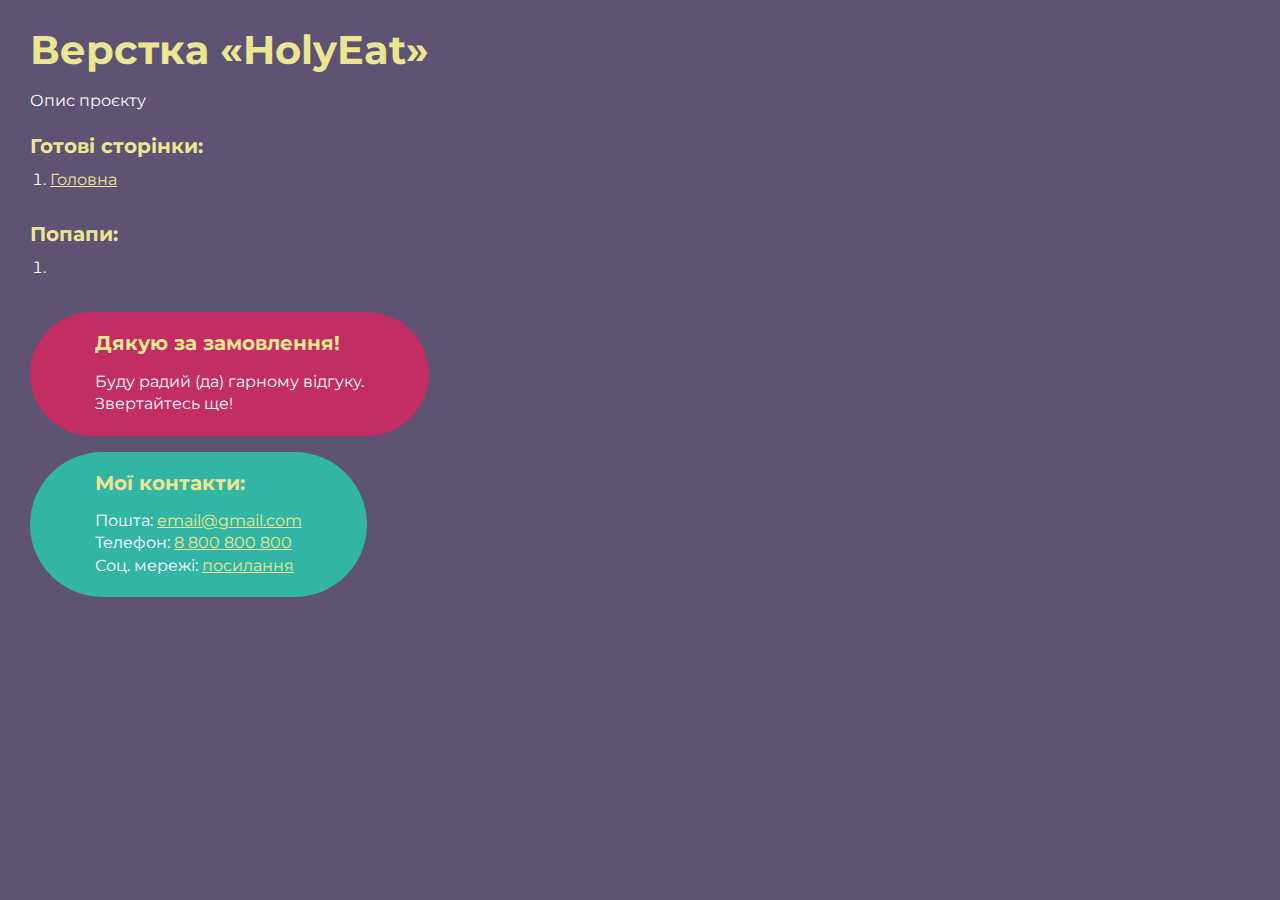
<file: index.html>
<!DOCTYPE html>
<html>

<head>
	<meta charset="UTF-8">
	<meta name="viewport" content="width=device-width, initial-scale=1.0">
	<title>Верстка «HolyEat»</title>
</head>

<body>
	<div class="rootpage">
		<h1>Верстка «HolyEat»</h1>
		<div class="rootpage__info">
			Опис проєкту
		</div>
		<h2>Готові сторінки:</h2>
		<ol class="rootpage__list">
			<li><a target="_blank" href="home.html">Головна</a></li>
		</ol>
		<h2>Попапи:</h2>
		<ol class="rootpage__list">
			<li><a target="_blank" href="home.html#"></a></li>
		</ol>
		<div class="rootpage__tnx">
			<h2>Дякую за замовлення!</h2>
			<p>Буду радий (да) гарному відгуку.</p>
			<p>Звертайтесь ще!</p>
		</div>
		<div class="rootpage__contacts">
			<h2>Мої контакти:</h2>
			<p>Пошта: <a href="mailto:email@gmail.com">email@gmail.com</a></p>
			<p>Телефон: <a href="tel:8800800800">8 800 800 800</a></p>
			<p>Соц. мережі: <a href="">посилання</a></p>
		</div>
	</div>
</body>
<style>
	@charset "UTF-8";
	@import url("https://fonts.googleapis.com/css?family=Montserrat:regular,700&display=swap");

	*,
	*::before,
	*::after {
		padding: 0px;
		margin: 0px;
		border: 0px;
		box-sizing: border-box;
	}

	html,
	body {
		height: 100%;
		margin: 0;
		padding: 0;
		min-width: 320px;
		width: 100%;
		color: #fff;
		background-color: #5e5373;
	}

	body {
		font-family: Montserrat;
		font-size: 100%;
		line-height: 1;
		font-size: 1rem;
	}

	a {
		text-decoration: underline;
		color: #ebe691
	}

	a:visited {
		text-decoration: underline;
		color: #aaa768;
	}

	a:hover {
		text-decoration: none;
	}

	ul li {
		list-style: none;
	}

	img {
		vertical-align: top;
	}

	.wrapper {
		width: 100%;
		min-height: 100%;
		overflow: hidden;
	}

	.rootpage {
		padding: 30px;
		display: flex;
		flex-direction: column;
		align-items: flex-start;
	}

	@media (max-width: 767px) {
		.rootpage {
			padding: 30px 15px;
		}
	}

	h1 {
		color: #ebe691;
		font-size: 2.5rem;
		margin: 0px 0px 1.25rem 0px;
	}

	@media (max-width: 767px) {
		h1 {
			font-size: 1.85rem;
			margin: 0px 0px 1.25rem 0px;
		}
	}

	h2 {
		color: #ebe691;
		font-size: 1.25rem;
		margin: 0px 0px 1rem 0px;
	}

	@media (max-width: 767px) {
		h2 {
			font-size: 1.125rem;
			margin: 0px 0px 1rem 0px;
		}
	}

	.rootpage__info {
		line-height: 140%;
		margin: 0px 0px 1.5rem 0px;
	}

	.rootpage__list {
		margin: 0px 0px 2.25rem 1.25rem;
	}

	.rootpage__list li:not(:last-child) {
		margin: 0px 0px 15px 0px;
	}

	.rootpage__contacts,
	.rootpage__tnx {
		border-radius: 200px;
		padding: 20px 65px;
		line-height: 140%;
	}

	@media (max-width: 767px) {

		.rootpage__contacts,
		.rootpage__tnx {
			border-radius: 40px;
			padding: 20px;
		}
	}

	.rootpage__contacts {
		background: #32b5a4;

	}

	.rootpage__contacts a {
		color: #ebe691;
	}

	.rootpage__tnx {
		background: #c22d63;
		margin: 0px 0px 1rem 0px;
	}
</style>

</html>
</file>
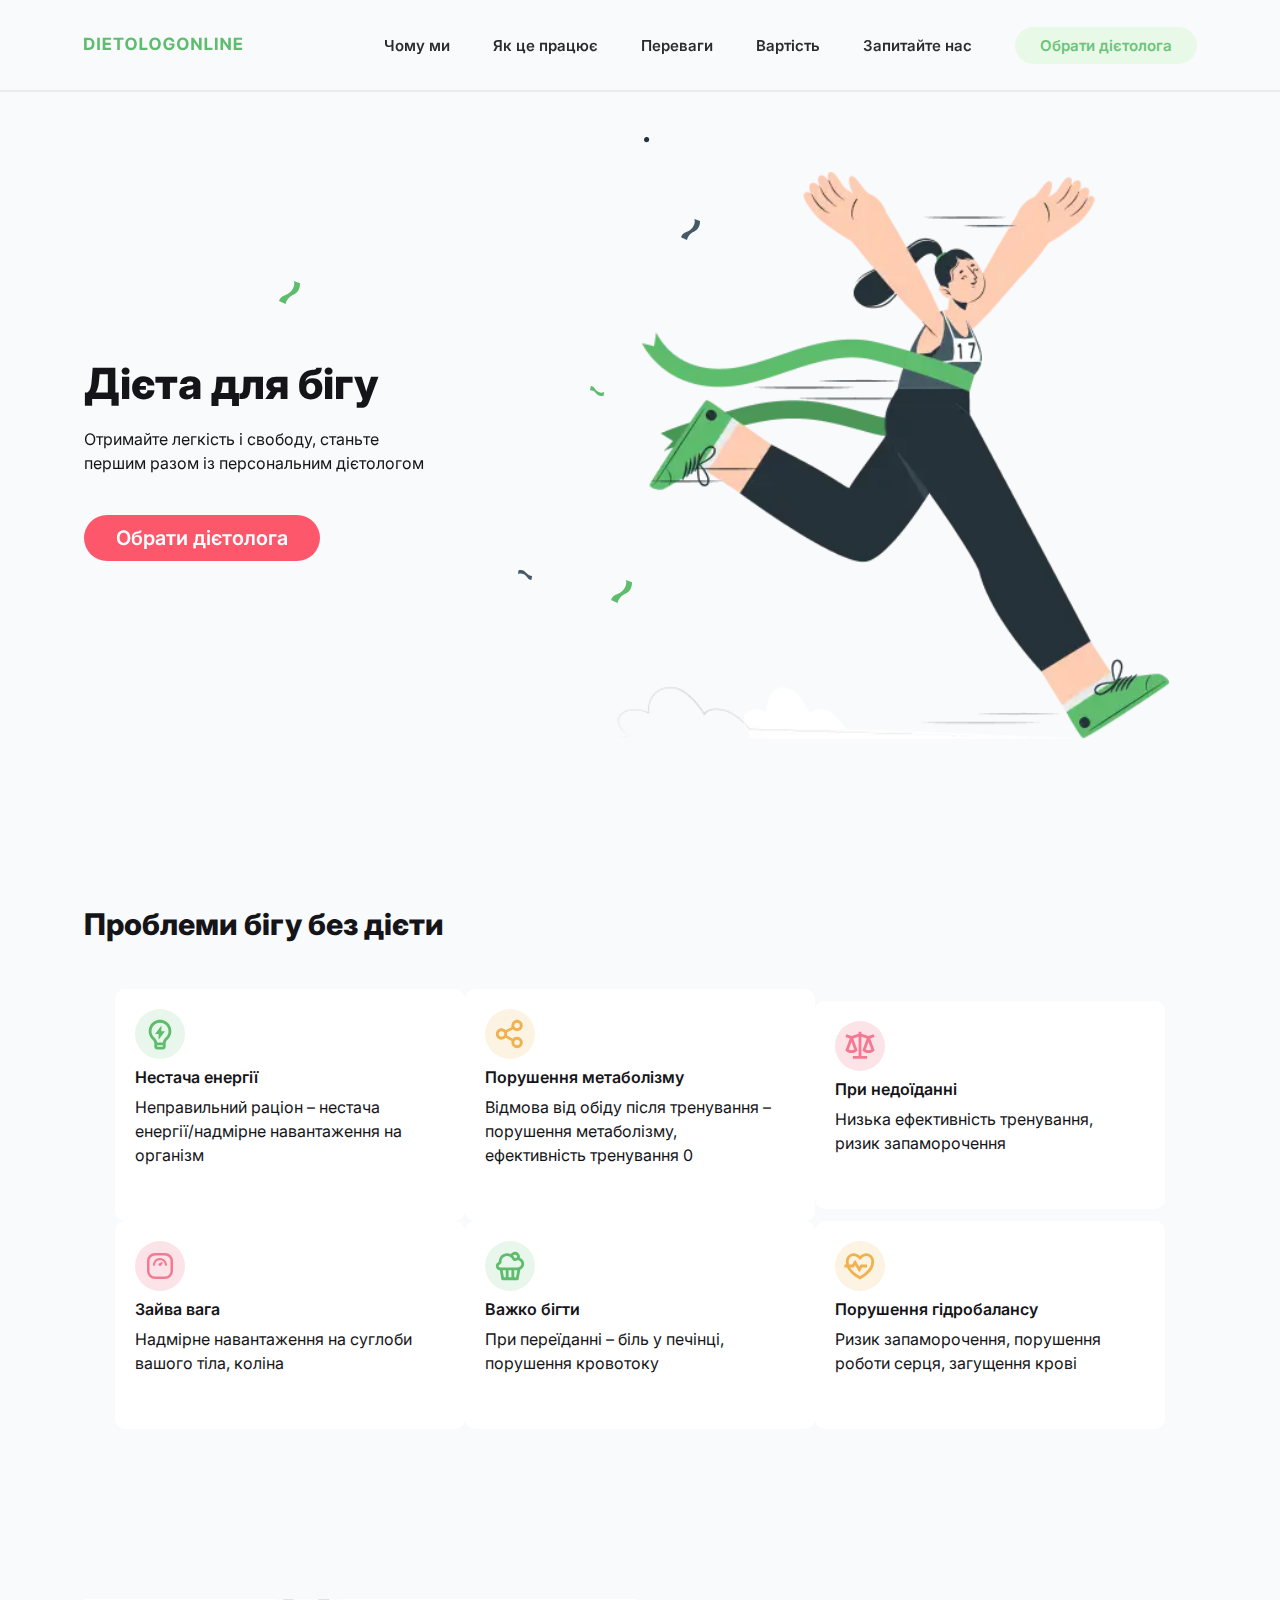
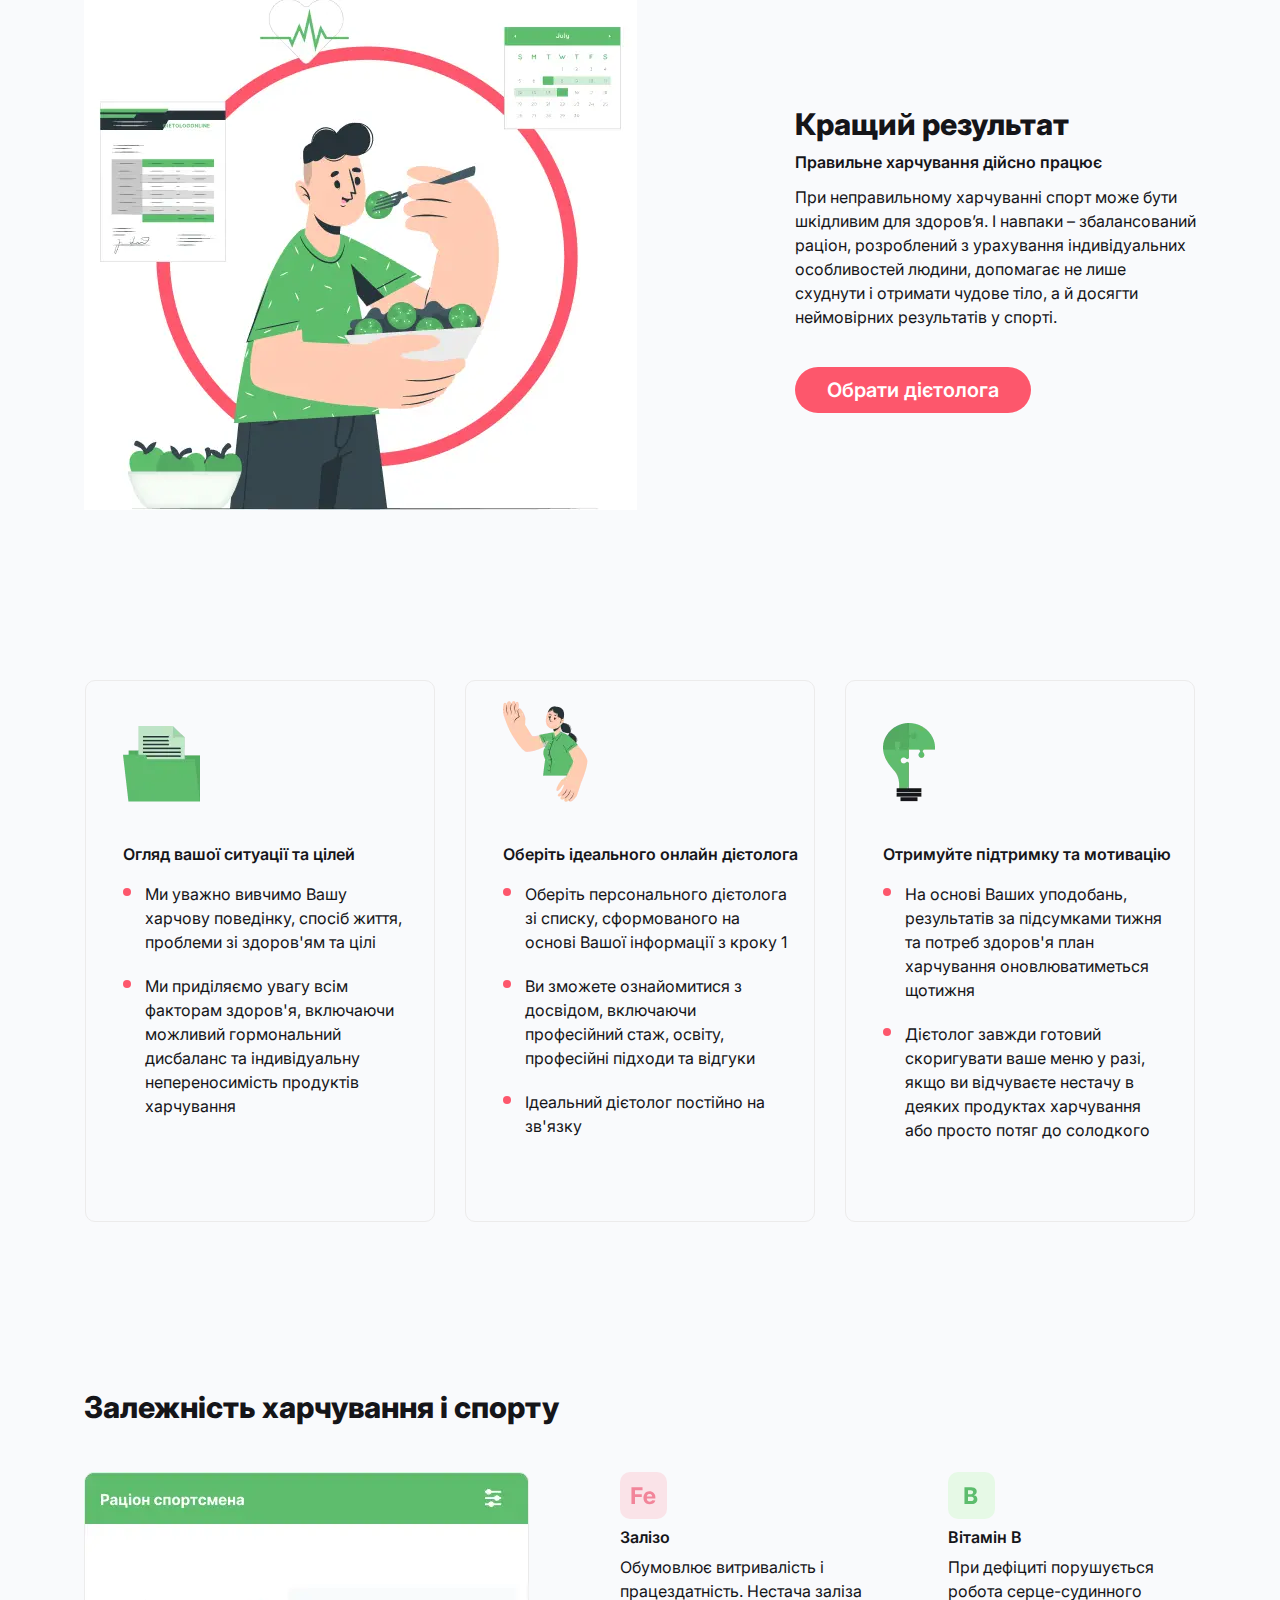
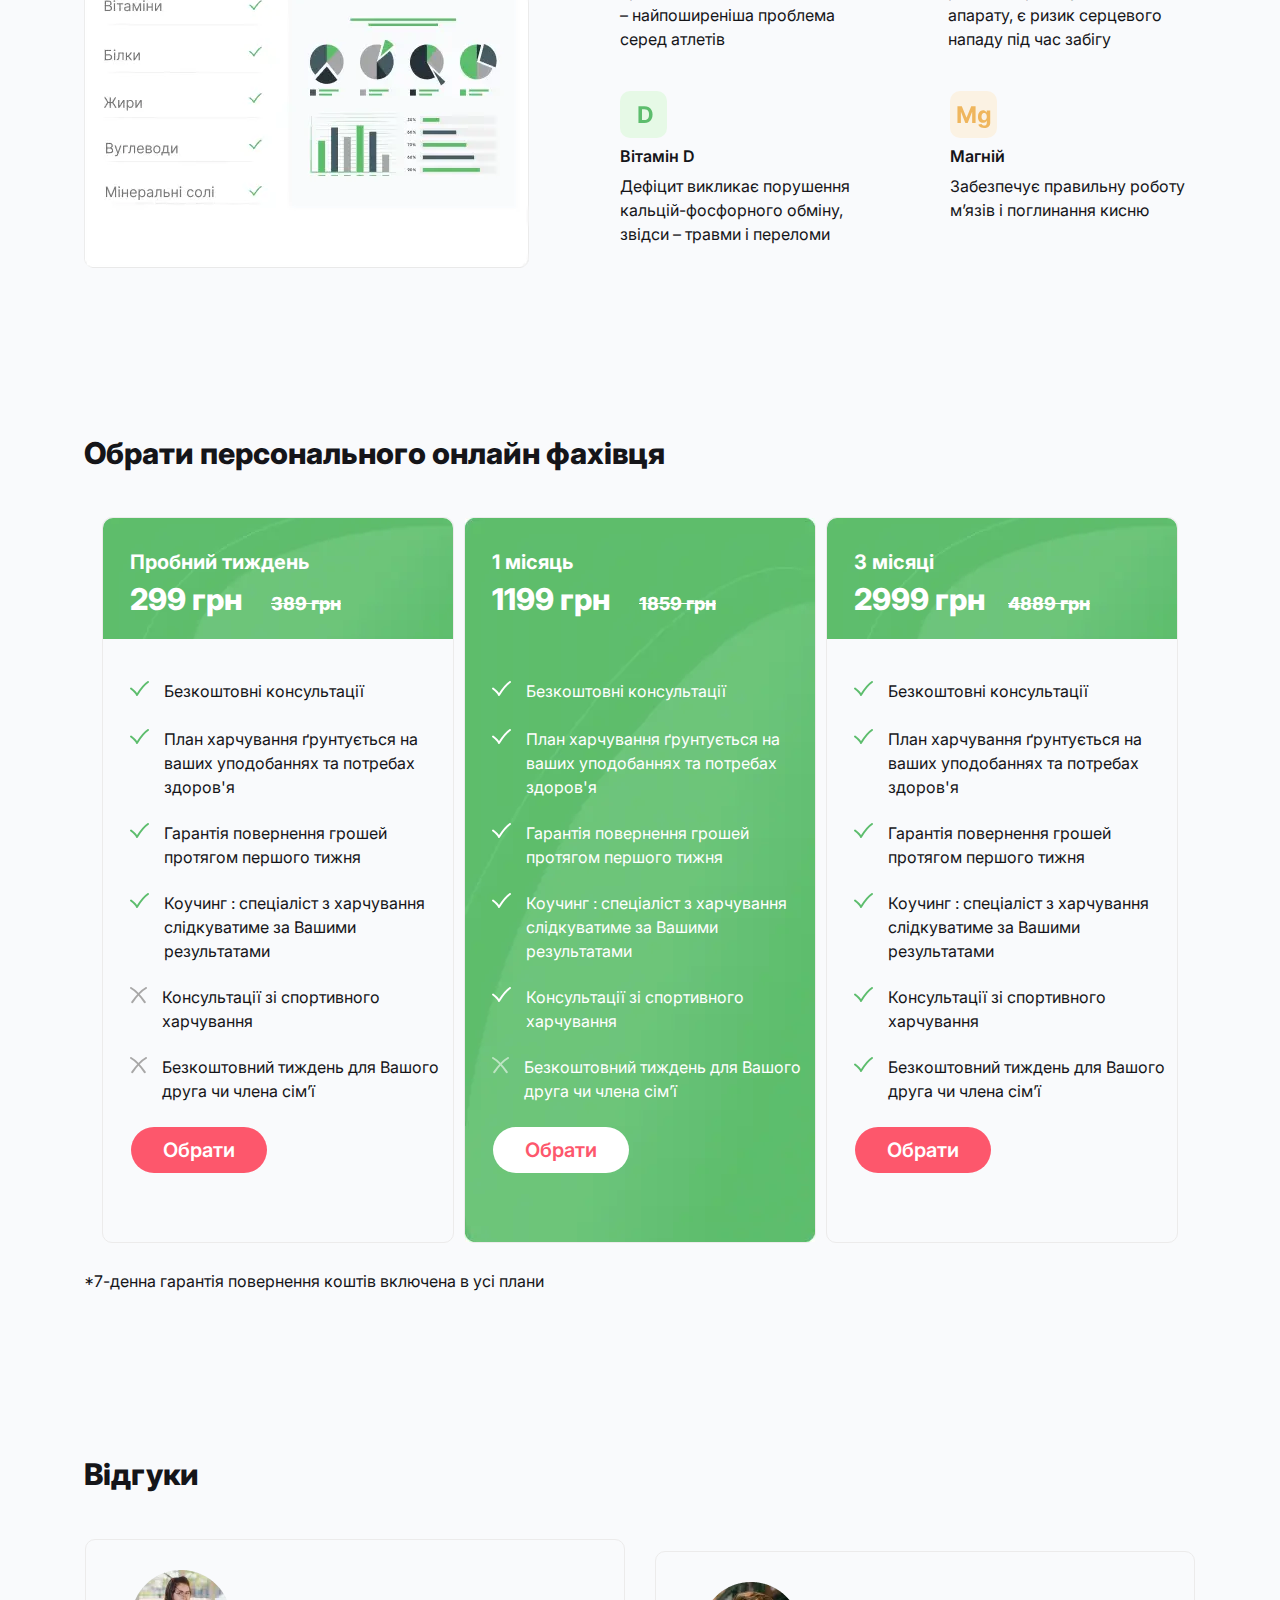
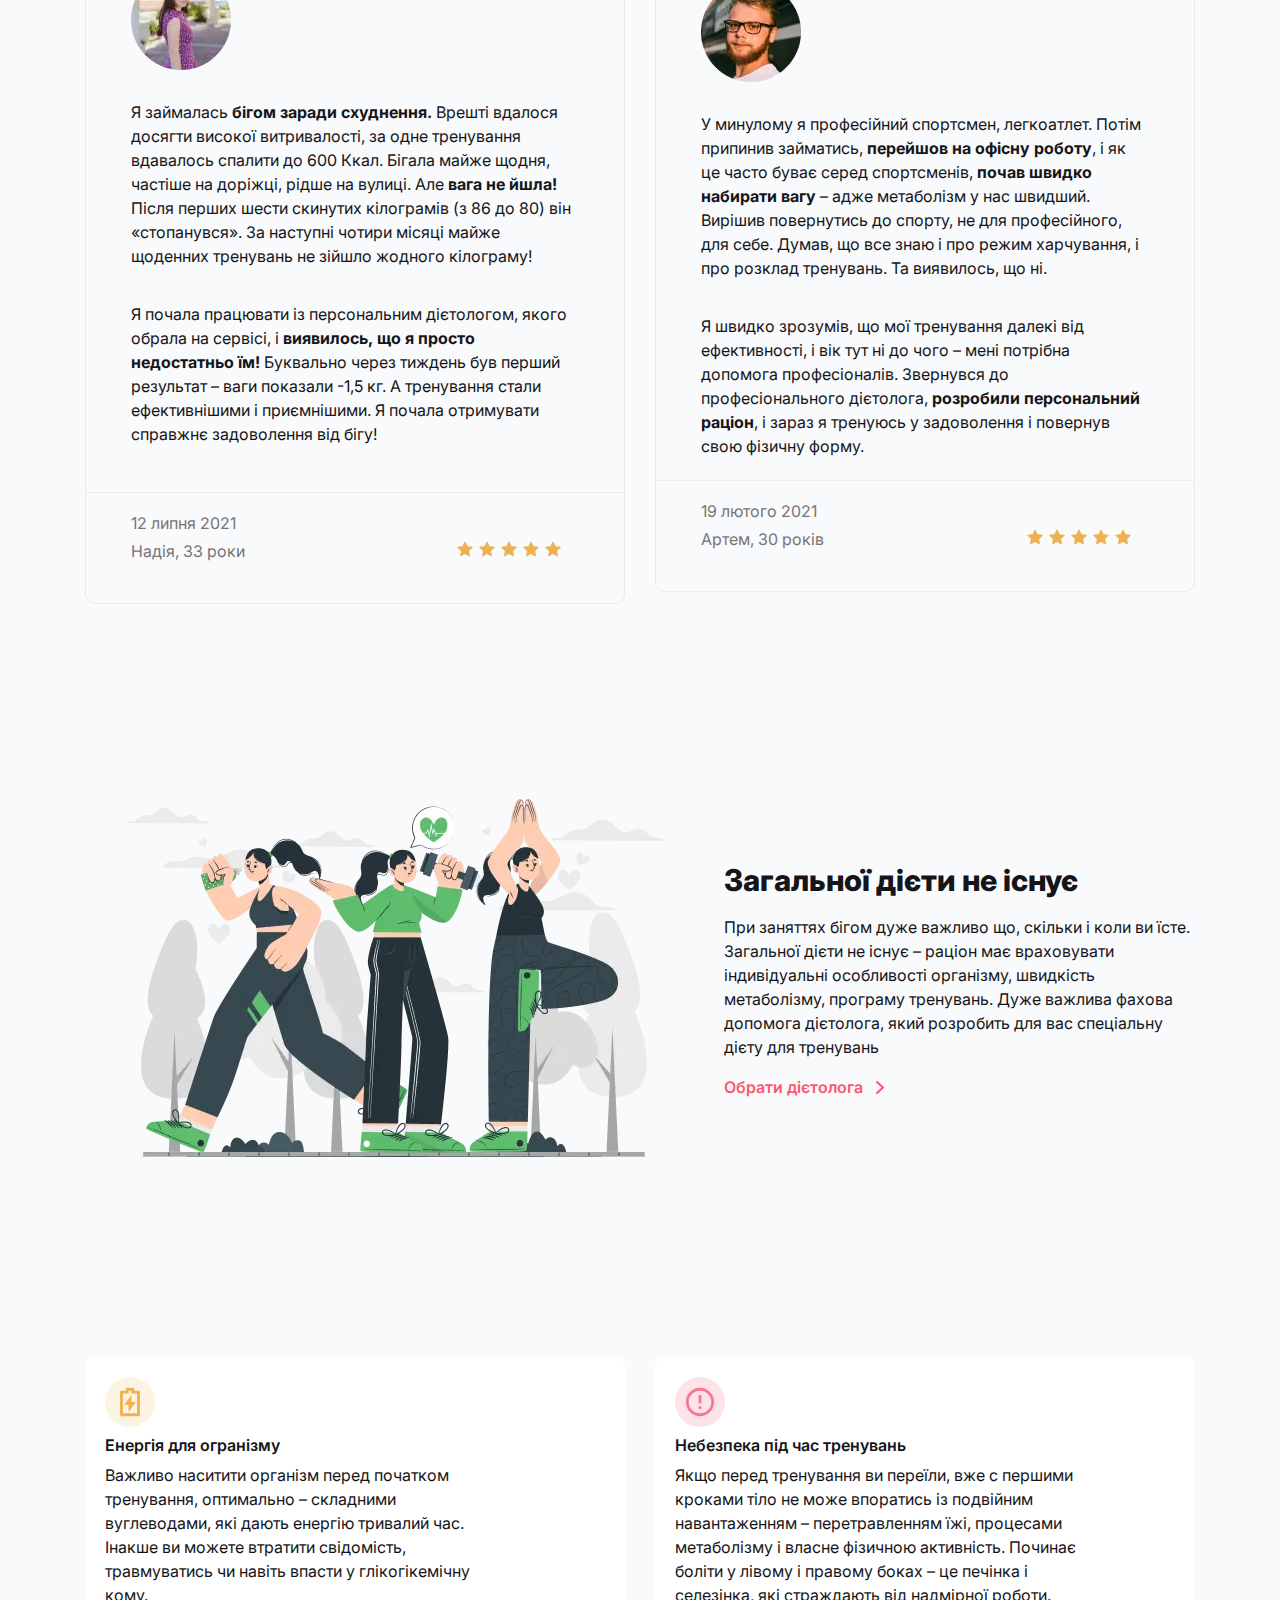
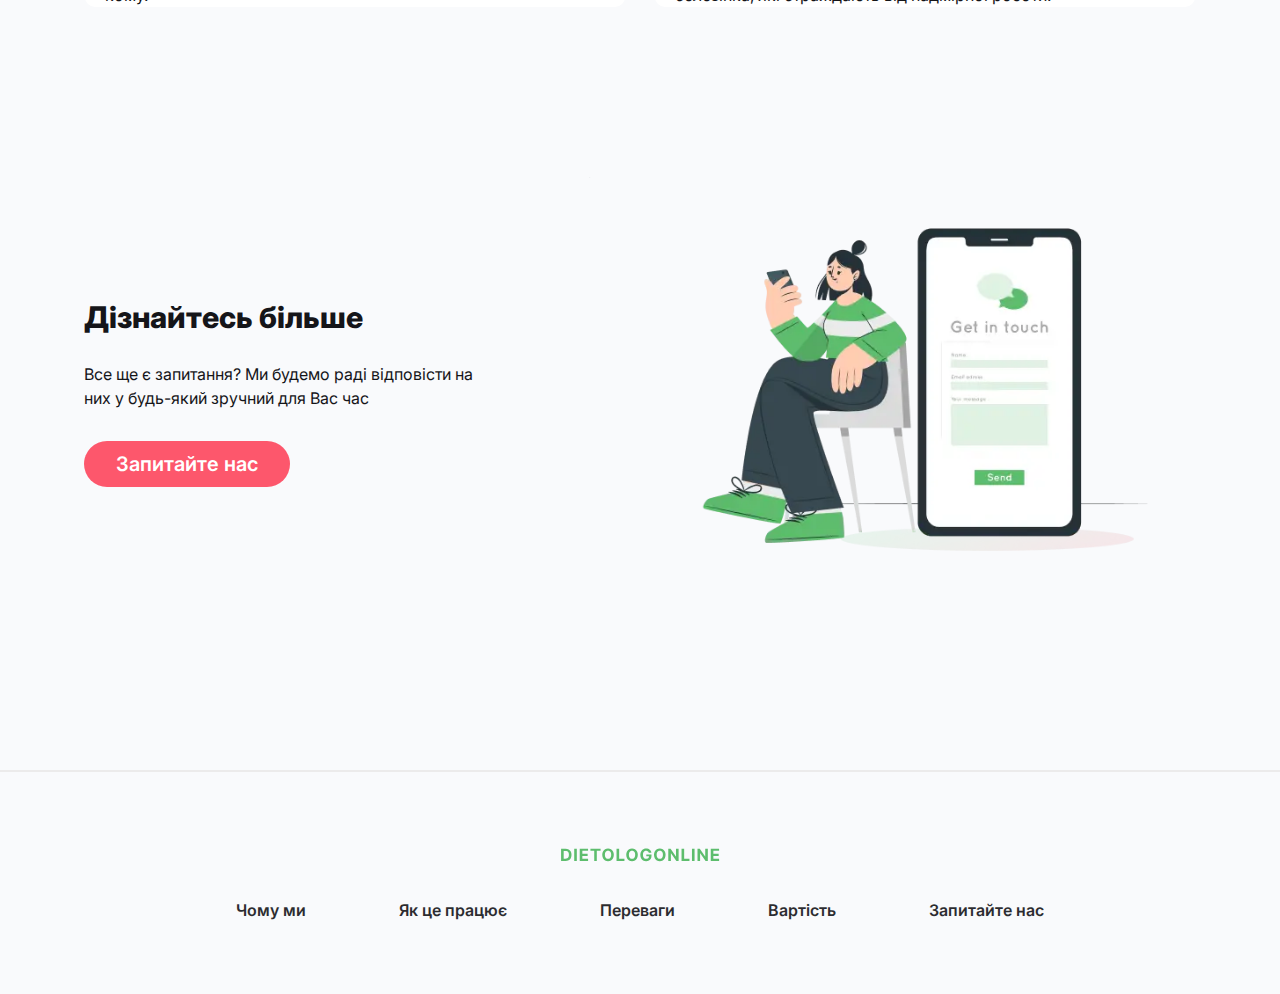
<file: home.html>
<!DOCTYPE html>
<html lang="en">

<head>
	<title>HollyEat</title>
	<meta charset="UTF-8">
	<meta name="format-detection" content="telephone=no">
	<!-- <style>body{opacity: 0;}</style> -->
	<link rel="stylesheet" href="css/style.min.css?_v=20230112212214">
	<link rel="shortcut icon" href="favicon.ico">
	<!-- <meta name="robots" content="noindex, nofollow"> -->
	<meta name="viewport" content="width=device-width, initial-scale=1.0">
</head>

<body>
	<div class="wrapper">
		<header class="header">
			<div class="header__container">
				<a href="" class="header__logo"><img src="img/Header/logo.svg" alt=""></a>
				<div class="header__menu menu">
					<button type="button" class="menu__icon icon-menu"><span></span></button>
					<nav class="menu__body">
						<ul class="menu__list">
							<li class="menu__item"><a href="" class="menu__link">Чому ми</a></li>
							<li class="menu__item"><a href="" class="menu__link">Як це працює</a></li>
							<li class="menu__item"><a href="" class="menu__link">Переваги</a></li>
							<li class="menu__item"><a href="" class="menu__link">Вартість</a></li>
							<li class="menu__item"><a href="" class="menu__link">Запитайте нас</a></li>
							<li class="menu__item"><a href="" class="menu__link menu__button">Обрати дієтолога</a></li>
						</ul>
					</nav>
				</div>
			</div>
		</header>
		<main class="page">
			<section class="page__main main-block">
				<div class="main-block__container">
					<div class="main-block__content">
						<div class="main-block__left">
							<h1 class="main-block__title title">Дієта для бігу</h1>
							<div class="main-block__text">
								Отримайте легкість і свободу, станьте першим разом із персональним дієтологом
							</div>
							<div class="main-block__button">
								<a href="" class="button">Обрати дієтолога</a>
							</div>
						</div>
						<div class="main-block__right">
							<div data-da=".main-block__left, 767.5, 0" class="main-block__image">
								<picture><source srcset="img/MainBlock/MainBlockImg.webp" type="image/webp"><img data-prlx-mouse="20" class="main-block__img" src="img/MainBlock/MainBlockImg.png" alt=""></picture>
							</div>
						</div>
					</div>
					<div class="main-block__icons">
						<div data-prlx-mouse class="icons-main-blok__item icons-main-block__item_1">
							<img src="img/MainBlock/Icon1.svg" alt="">
						</div>
						<div class="icons-main-blok__item icons-main-block__item_2">
							<img data-prlx-mouse="1500" src="img/MainBlock/Icon2.svg" alt="">
						</div>
						<div class="icons-main-blok__item icons-main-block__item_3">
							<img data-prlx-mouse="500" src="img/MainBlock/Icon3.svg" alt="">
						</div>
						<div class="icons-main-blok__item icons-main-block__item_4">
							<img data-prlx-mouse="500" src="img/MainBlock/Icon4.svg" alt="">
						</div>
						<div class="icons-main-blok__item icons-main-block__item_5">
							<img data-prlx-mouse="500" src="img/MainBlock/Icon5.svg" alt="">
						</div>
						<div class="icons-main-blok__item icons-main-block__item_6">
							<img data-prlx-mouse="500" src="img/MainBlock/Icon6.svg" alt="">
						</div>
					</div>
				</div>
			</section>
			<section class="page__problems problems">
				<div class="problems__container">
					<h1 class="problems__title title">Проблеми бігу без дієти</h1>
					<div class="problems__columns">
						<div class="problems__top">
							<div class="problems__column">
								<div class="problems__img">
									<img data-prlx-mouse src="img/Problems/1.svg" alt="">
								</div>
								<div class="problems__label">Нестача енергії</div>
								<div class="problems__text">Неправильний раціон – нестача енергії/надмірне навантаження на
									організм</div>
							</div>
							<div class="problems__column">
								<div class="problems__img">
									<img data-prlx-mouse src="img/Problems/2.svg" alt="">
								</div>
								<div class="problems__label">Порушення метаболізму</div>
								<div class="problems__text">Відмова від обіду після тренування – порушення метаболізму,
									ефективність тренування 0</div>
							</div>
							<div class="problems__column">
								<div class="problems__img">
									<img data-prlx-mouse src="img/Problems/3.svg" alt="">
								</div>
								<div class="problems__label">При недоїданні</div>
								<div class="problems__text">Низька ефективність тренування, ризик запаморочення</div>
							</div>
						</div>
						<div class="problems__bottom">
							<div class="problems__column">
								<div class="problems__img">
									<img data-prlx-mouse src="img/Problems/4.svg" alt="">
								</div>
								<div class="problems__label">Зайва вага</div>
								<div class="problems__text">Надмірне навантаження на суглоби вашого тіла, коліна</div>
							</div>
							<div class="problems__column">
								<div class="problems__img">
									<img data-prlx-mouse src="img/Problems/5.svg" alt="">
								</div>
								<div class="problems__label">Важко бігти</div>
								<div class="problems__text">При переїданні – біль у печінці, порушення кровотоку</div>
							</div>
							<div class="problems__column">
								<div class="problems__img">
									<img data-prlx-mouse src="img/Problems/6.svg" alt="">
								</div>
								<div class="problems__label">Порушення гідробалансу</div>
								<div class="problems__text">Ризик запаморочення, порушення роботи серця, загущення крові</div>
							</div>
						</div>
					</div>
				</div>
			</section>
			<section class="page__result result">
				<div class="result__container">
					<div class="result__image">
						<picture><source srcset="img/Result/ResultIMage.webp" type="image/webp"><img class="result__img" src="img/Result/ResultIMage.jpg" alt=""></picture>
					</div>
					<div class="result__content">
						<h1 class="result__title title">Кращий результат</h1>
						<h2 class="result__subtitle">Правильне харчування дійсно працює</h2>
						<div class="result__text">
							При неправильному харчуванні спорт може бути шкідливим для здоров’я.
							І навпаки – збалансований раціон, розроблений з
							урахування індивідуальних особливостей людини, допомагає не лише схуднути і отримати чудове тіло, а
							й досягти неймовірних результатів у спорті.
						</div>
						<div class="result__btn">
							<a href="" class="button">Обрати дієтолога</a>
						</div>
					</div>
				</div>
			</section>
			<section class="how__page how">
				<div class="how__container">
					<div class="how__row">
						<div class="how__column">
							<div class="how__item">
								<div class="how__image">
									<picture><source srcset="img/How/1.webp" type="image/webp"><img data-prlx-mouse src="img/How/1.png" class="how__img how__img_1" img></picture>
								</div>
								<div class="how__label">Огляд вашої ситуації та цілей</div>
								<div class="how__text">
									<div class="how__point">
										<span><img src="img/How/li.svg" alt=""></span>
										<p>
											Ми уважно вивчимо Вашу харчову поведінку, спосіб життя, проблеми зі здоров'ям та цілі
										</p>
									</div>
									<div class="how__point">
										<span><img src="img/How/li.svg" alt=""></span>
										<p>
											Ми приділяємо увагу всім факторам здоров'я, включаючи можливий гормональний дисбаланс
											та
											індивідуальну непереносимість продуктів харчування
										</p>
									</div>
								</div>
							</div>
						</div>
						<div class="how__column">
							<div class="how__item">
								<div class="how__image">
									<picture><source srcset="img/How/2.webp" type="image/webp"><img data-prlx-mouse src="img/How/2.png" class="how__img how__img_2" img></picture>
								</div>
								<div class="how__label">Оберіть ідеального онлайн дієтолога</div>
								<div class="how__text">
									<div class="how__point">
										<span><img src="img/How/li.svg" alt=""></span>
										<p>
											Оберіть персонального дієтолога зі списку, сформованого на основі Вашої інформації з
											кроку
											1
										</p>
									</div>
									<div class="how__point">
										<span><img src="img/How/li.svg" alt=""></span>
										<p>
											Ви зможете ознайомитися з досвідом, включаючи професійний стаж, освіту, професійні
											підходи
											та відгуки
										</p>
									</div>
									<div class="how__point">
										<span><img src="img/How/li.svg" alt=""></span>
										<p>
											Ідеальний дієтолог постійно на зв'язку
										</p>
									</div>
								</div>
							</div>
						</div>
						<div class="how__column">
							<div class="how__item">
								<div class="how__image">
									<picture><source srcset="img/How/3.webp" type="image/webp"><img data-prlx-mouse src="img/How/3.png" class="how__img how__img_3" img></picture>
								</div>
								<div class="how__label">Отримуйте підтримку та мотивацію</div>
								<div class="how__text">
									<div class="how__point">
										<span><img src="img/How/li.svg" alt=""></span>
										<p>
											На основі Ваших уподобань, результатів за підсумками тижня та потреб здоров'я план
											харчування оновлюватиметься щотижня
										</p>
									</div>
									<div class="how__point">
										<span><img src="img/How/li.svg" alt=""></span>
										<p>
											Дієтолог завжди готовий скоригувати ваше меню у разі, якщо ви відчуваєте нестачу в
											деяких
											продуктах харчування або просто потяг до солодкого
										</p>
									</div>
								</div>
							</div>
						</div>
					</div>
				</div>
			</section>
			<section class="page__addiction addiction">
				<div class="addiction__container">
					<h1 class="addiction__title title">Залежність харчування і спорту</h1>
					<div class="addiction__content">
						<div class="addiction__image">
							<picture><source srcset="img/Addiction/AddictionImage.webp" type="image/webp"><img class="addiction__img" src="img/Addiction/AddictionImage.png" alt=""></picture>
						</div>
						<div class="addiction__list">
							<div class="addiction__top">
								<div class="addiction__item addiction__item_1">
									<div class="addiction__icon">
										<img data-prlx-mouse src="img/Addiction/1.svg" alt="">
									</div>
									<div class="addiction__label">Залізо</div>
									<div class="addiction__text">
										Обумовлює витривалість і працездатність. Нестача заліза – найпоширеніша проблема серед
										атлетів
									</div>
								</div>
								<div class="addiction__item addiction__item_2">
									<div class="addiction__icon">
										<img data-prlx-mouse src="img/Addiction/2.svg" alt="">
									</div>
									<div class="addiction__label">Вітамін В</div>
									<div class="addiction__text">
										При дефіциті порушується робота серце-судинного апарату, є ризик серцевого нападу під час
										забігу
									</div>
								</div>
							</div>
							<div class="addiction__bottom">
								<div class="addiction__item addiction__item_3">
									<div class="addiction__icon">
										<img data-prlx-mouse src="img/Addiction/3.svg" alt="">
									</div>
									<div class="addiction__label">Вітамін D</div>
									<div class="addiction__text">
										Дефіцит викликає порушення кальцій-фосфорного обміну, звідси – травми і переломи
									</div>
								</div>
								<div class="addiction__item addiction__item_4">
									<div class="addiction__icon">
										<img data-prlx-mouse src="img/Addiction/4.svg" alt="">
									</div>
									<div class="addiction__label">Магній</div>
									<div class="addiction__text">
										Забезпечує правильну роботу м’язів і поглинання кисню
									</div>
								</div>
							</div>
						</div>
					</div>
				</div>
			</section>
			<section class="page__select select">
				<div class="select__container">
					<h1 class="select__title title">Обрати персонального онлайн фахівця</h1>
					<div class="select__row">
						<div class="select__column">
							<div class="select__item">
								<div class="select__header">
									<div class="select__label">
										<div class="select__caption">Пробний тиждень</div>
										<div class="select__cost">299 грн <span class="select__cost-old">389 грн</span>
										</div>
									</div>
								</div>
								<div class="select__body">
									<ul class="select__list">
										<li class="select__text">
											<span class="select__icon"><img src="img/Select/CheckGreen.svg" alt="yes"></span>
											Безкоштовні консультації
										</li>
										<li class="select__text">
											<span class="select__icon"><img src="img/Select/CheckGreen.svg" alt="yes"></span>
											План харчування ґрунтується на ваших уподобаннях
											та потребах здоров'я
										</li>
										<li class="select__text">
											<span class="select__icon"><img src="img/Select/CheckGreen.svg" alt="yes"></span>
											Гарантія повернення грошей протягом першого тижня
										</li>
										<li class="select__text">
											<span class="select__icon"><img src="img/Select/CheckGreen.svg" alt="yes"></span>
											Коучинг : спеціаліст з харчування слідкуватиме за
											Вашими результатами
										</li>
										<li class="select__text">
											<span class="select__icon"><img src="img/Select/Сross.svg" alt="no"></span>
											Консультації зі спортивного харчування
										</li>
										<li class="select__text">
											<span class="select__icon"><img src="img/Select/Сross.svg" alt="no"></span>
											Безкоштовний тиждень для Вашого друга чи члена
											сім’ї
										</li>
									</ul>
									<div class="select__button">
										<a href="" class="button">Обрати</a>
									</div>
								</div>
							</div>
						</div>
						<div class="select__column">
							<div class="select__item select__recommended">
								<div class="select__header-recommended">
									<div class="select__label">
										<div class="select__caption">1 місяць</div>
										<div class="select__cost">1199 грн <span class="select__cost-old">1859 грн</span>
										</div>
									</div>
								</div>
								<div class="select__body">
									<ul class="select__list">
										<li class="select__text">
											<span class="select__icon"><img src="img/Select/CheckWhite.svg" alt="yes"></span>
											Безкоштовні консультації
										</li>
										<li class="select__text">
											<span class="select__icon"><img src="img/Select/CheckWhite.svg" alt="yes"></span>
											План харчування ґрунтується на ваших уподобаннях
											та потребах здоров'я
										</li>
										<li class="select__text">
											<span class="select__icon"><img src="img/Select/CheckWhite.svg" alt="yes"></span>
											Гарантія повернення грошей протягом першого тижня
										</li>
										<li class="select__text">
											<span class="select__icon"><img src="img/Select/CheckWhite.svg" alt="yes"></span>
											Коучинг : спеціаліст з харчування слідкуватиме за
											Вашими результатами
										</li>
										<li class="select__text">
											<span class="select__icon"><img src="img/Select/CheckWhite.svg" alt="yes"></span>
											Консультації зі спортивного харчування
										</li>
										<li class="select__text">
											<span class="select__icon"><img src="img/Select/CrossRecommended.svg" alt="no"></span>
											Безкоштовний тиждень для Вашого друга чи члена
											сім’ї
										</li>
									</ul>
									<a href="" class="button select__button-recommended">Обрати</a>
								</div>
							</div>
						</div>

						<div class="select__column">
							<div class="select__item">
								<div class="select__header">
									<div class="select__label">
										<div class="select__caption">3 місяці</div>
										<div class="select__cost">2999 грн<span class="select__cost-old">4889 грн</span>
										</div>
									</div>
								</div>
								<div class="select__body">
									<ul class="select__list">
										<li class="select__text">
											<span class="select__icon"><img src="img/Select/CheckGreen.svg" alt="yes"></span>
											Безкоштовні консультації
										</li>
										<li class="select__text">
											<span class="select__icon"><img src="img/Select/CheckGreen.svg" alt="yes"></span>
											План харчування ґрунтується на ваших уподобаннях
											та потребах здоров'я
										</li>
										<li class="select__text">
											<span class="select__icon"><img src="img/Select/CheckGreen.svg" alt="yes"></span>
											Гарантія повернення грошей протягом першого тижня
										</li>
										<li class="select__text">
											<span class="select__icon"><img src="img/Select/CheckGreen.svg" alt="yes"></span>
											Коучинг : спеціаліст з харчування слідкуватиме за
											Вашими результатами
										</li>
										<li class="select__text">
											<span class="select__icon"><img src="img/Select/CheckGreen.svg" alt="yes"></span>
											Консультації зі спортивного харчування
										</li>
										<li class="select__text">
											<span class="select__icon"><img src="img/Select/CheckGreen.svg" alt="yes"></span>
											Безкоштовний тиждень для Вашого друга чи члена
											сім’ї
										</li>
									</ul>
									<div class="select__button">
										<a href="" class="button">Обрати</a>
									</div>
								</div>
							</div>
						</div>
					</div>
					<div class="select__info">*7-денна гарантія повернення коштів включена в усі плани</div>
				</div>
			</section>
			<section class="page__reviews reviews">
				<div class="reviews__container">
					<h1 class="reviews__title title">Відгуки</h1>
					<div class="reviews__list">
						<div class="reviews__item">
							<div class="reviews__image">
								<picture><source srcset="img/Reviews/Nadiya.webp" type="image/webp"><img class="reviews__img" src="img/Reviews/Nadiya.png" alt=""></picture>
							</div>
							<div class="reviews__text reviews__text_1">
								<p>
									Я займалась <span>бігом заради схуднення.</span> Врешті вдалося досягти високої витривалості,
									за одне тренування вдавалось спалити до 600 Ккал. Бігала майже щодня, частіше на доріжці,
									рідше на вулиці. Але <span>вага не йшла!</span> Після перших шести скинутих кілограмів (з 86
									до 80) він «стопанувся». За наступні чотири місяці майже щоденних тренувань не зійшло жодного
									кілограму!
								</p>
								<p>
									Я почала працювати із персональним дієтологом, якого обрала на сервісі, і
									<span>виявилось, що я просто недостатньо їм!</span> Буквально через тиждень був перший
									результат – ваги показали -1,5 кг. А тренування стали ефективнішими і приємнішими. Я почала
									отримувати справжнє задоволення від бігу!
								</p>
							</div>
							<div class="reviews__info">
								<div class="reviews__about">
									<div class="reviews__date">12 липня 2021</div>
									<div class="reviews__person">Надія, 33 роки</div>
								</div>
								<div class="reviews__mark">
									<picture><source srcset="img/Reviews/Stars.webp" type="image/webp"><img src="img/Reviews/Stars.png" alt="5/5"></picture>
								</div>
							</div>
						</div>
						<div class="reviews__item">
							<div class="reviews__image">
								<picture><source srcset="img/Reviews/Artem.webp" type="image/webp"><img class="reviews__img" src="img/Reviews/Artem.png" alt=""></picture>
							</div>
							<div class="reviews__text reviews__text_2">
								<p>
									У минулому я професійний спортсмен, легкоатлет. Потім припинив займатись,
									<span>перейшов на офісну роботу</span>, і як це часто буває серед спортсменів,
									<span>почав швидко набирати вагу</span> – адже метаболізм у нас швидший. Вирішив повернутись
									до спорту, не для професійного, для себе. Думав, що все знаю і про режим харчування, і про
									розклад тренувань. Та виявилось, що ні.
								</p>
								<p>
									Я швидко зрозумів, що мої тренування далекі від ефективності, і вік тут ні до чого – мені
									потрібна допомога професіоналів. Звернувся до професіонального дієтолога,
									<span>розробили персональний раціон</span>, і зараз я тренуюсь у задоволення і повернув свою
									фізичну форму.
								</p>
							</div>
							<div class="reviews__info">
								<div class="reviews__about">
									<div class="reviews__date">19 лютого 2021</div>
									<div class="reviews__person">Артем, 30 років</div>
								</div>
								<div class="reviews__mark">
									<picture><source srcset="img/Reviews/Stars.webp" type="image/webp"><img src="img/Reviews/Stars.png" alt="5/5"></picture>
								</div>
							</div>
						</div>
					</div>
				</div>
			</section>
			<section class="page__info info">
				<div class="info__container">
					<div class="info__image">
						<picture><source srcset="img/Info/InfoImage.webp" type="image/webp"><img class="info__img" src="img/Info/InfoImage.png" alt=""></picture>
					</div>
					<div class="info__content">
						<h1 class="info__title title">Загальної дієти не існує</h1>
						<div class="info__text">
							При заняттях бігом дуже важливо що, скільки і коли ви їсте. Загальної дієти не існує – раціон має
							враховувати індивідуальні особливості організму, швидкість метаболізму, програму тренувань. Дуже
							важлива фахова допомога дієтолога, який розробить для вас спеціальну дієту для тренувань
						</div>
						<a href="" class="info__choose">Обрати дієтолога</a>
					</div>
				</div>
			</section>
			<section class="page__guard guard">
				<div class="guard__container">
					<div class="guard__list">
						<div class="guard__item">
							<div class="guard__icon">
								<img src="img/Guard/Energy.svg" alt="">
							</div>
							<div class="guard__label">Енергія для огранізму</div>
							<div class="guard__text guard__text_1">
								Важливо наситити організм перед початком тренування, оптимально – складними вуглеводами, які
								дають енергію тривалий час. Інакше ви можете втратити свідомість, травмуватись чи навіть впасти
								у глікогікемічну кому.
							</div>
						</div>
						<div class="guard__item">
							<div class="guard__icon">
								<img src="img/Guard/Danger.svg" alt="">
							</div>
							<div class="guard__label">Небезпека під час тренувань</div>
							<div class="guard__text guard__text_2">
								Якщо перед тренування ви переїли, вже с першими кроками тіло не може впоратись із подвійним
								навантаженням – перетравленням їжі, процесами метаболізму і власне фізичною активність. Починає
								боліти у лівому і правому боках – це печінка і селезінка, які страждають від надмірної роботи.
							</div>
						</div>
					</div>
				</div>
			</section>
			<section class="page__more more">
				<div class="more__container">
					<div class="more__content">
						<h1 class="more__title title">Дізнайтесь більше</h1>
						<div class="more__text">
							Все ще є запитання? Ми будемо раді відповісти на них у будь-який зручний для Вас час
						</div>
						<a href="" class="button">Запитайте нас</a>
					</div>
					<div class="more__image">
						<picture><source srcset="img/More/MoreImage.webp" type="image/webp"><img data-da=".more__content, 991.98, 0" class="more__img" src="img/More/MoreImage.png" alt=""></picture>
					</div>
				</div>
			</section>
	</div>
	</main>
	<footer class="footer">
		<div class="footer__container">
			<a href="" class="footer__logo"><img src="img/Footer/logo.svg" alt=""></a>
			<ul class="footer__menu">
				<div class="footer__body">
					<li class="footer__item"><a href="" class="footer__link">Чому ми</a></li>
					<li class="footer__item"><a href="" class="footer__link">Як це працює</a></li>
					<li class="footer__item"><a href="" class="footer__link">Переваги</a></li>
					<li class="footer__item"><a href="" class="footer__link">Вартість</a></li>
					<li class="footer__item"><a href="" class="footer__link">Запитайте нас</a></li>
				</div>
			</ul>
		</div>
	</footer>
	</div>
	<script src="js/app.min.js?_v=20230112212214"></script>
</body>

</html>
</file>
<file: css/style.min.css>
@charset "UTF-8";@import url(https://fonts.googleapis.com/css?family=Inter:regular,500,600,700,800&display=swap);*{padding:0;margin:0;border:0}*,:after,:before{-webkit-box-sizing:border-box;box-sizing:border-box}body,html{height:100%;min-width:320px}body{color:#151519;line-height:1;font-family:Inter;font-size:1rem;-ms-text-size-adjust:100%;-moz-text-size-adjust:100%;-webkit-text-size-adjust:100%;-webkit-font-smoothing:antialiased;-moz-osx-font-smoothing:grayscale}button,input,textarea{font-family:Inter;font-size:inherit}button{cursor:pointer;color:inherit;background-color:inherit}a{color:inherit;text-decoration:none}ul li{list-style:none}img{vertical-align:top}h1,h2,h3,h4,h5,h6{font-weight:inherit;font-size:inherit}body{background:#f9fafc}.lock body{overflow:hidden;-ms-touch-action:none;touch-action:none;-ms-scroll-chaining:none;overscroll-behavior:none}.wrapper{min-height:100%;display:-webkit-box;display:-ms-flexbox;display:flex;-webkit-box-orient:vertical;-webkit-box-direction:normal;-ms-flex-direction:column;flex-direction:column;overflow:hidden}@supports (overflow:clip){.wrapper{overflow:clip}}.wrapper>main{-webkit-box-flex:1;-ms-flex:1 1 auto;flex:1 1 auto}.wrapper>*{min-width:0}[class*=__container]{max-width:71.4375rem;margin:0 auto;padding:0 .9375rem}[class*=-ibg]{position:relative}[class*=-ibg] img{position:absolute;width:100%;height:100%;top:0;left:0;-o-object-fit:cover;object-fit:cover}[class*=-ibg_contain] img{-o-object-fit:contain;object-fit:contain}.title{font-weight:800;font-size:1.875rem}.button{background:#fd576c;border-radius:50px;padding:.6875rem 2rem;color:#fff;font-size:1.25rem;font-weight:600;-webkit-transition:all .3s ease 0s;-o-transition:all .3s ease 0s;transition:all .3s ease 0s}.button:hover{color:#fd576c;background-color:#fff}.header{position:fixed;top:0;left:0;width:100%;border-bottom:2px solid #ecebeb;z-index:1000;-webkit-transition:all .3s ease 0s;-o-transition:all .3s ease 0s;transition:all .3s ease 0s}.header._header-scroll{padding-top:.3125rem;padding-bottom:.3125rem;background-color:rgba(0,0,0,.5);border-bottom:none;color:#fff}.header__container{display:-webkit-box;display:-ms-flexbox;display:flex;-webkit-box-pack:justify;-ms-flex-pack:justify;justify-content:space-between;-webkit-box-align:center;-ms-flex-align:center;align-items:center;min-height:5.625rem}.header__logo{z-index:2}.menu{display:-webkit-box;display:-ms-flexbox;display:flex}.menu__link{font-weight:600;opacity:.9;font-size:.9375rem;-webkit-transition:all .3s ease 0s;-o-transition:all .3s ease 0s;transition:all .3s ease 0s}.menu__link:hover{opacity:1;color:#fd576c}.menu__button{background:#e6f9e6;border-radius:50px;color:#5dbd6d;padding:.5625rem 1.5625rem;-webkit-transition:all .3s ease 0s;-o-transition:all .3s ease 0s;transition:all .3s ease 0s}.menu__button:hover{color:#e6f9e6;background:#5dbd6d;opacity:1}.icon-menu{display:none}.footer{border-top:2px solid #ecebeb;margin-top:10.625rem}.footer__container{padding-top:4.75rem;padding-bottom:4.75rem;display:-webkit-box;display:-ms-flexbox;display:flex;-webkit-box-orient:vertical;-webkit-box-direction:normal;-ms-flex-direction:column;flex-direction:column;-webkit-box-pack:center;-ms-flex-pack:center;justify-content:center;-webkit-box-align:center;-ms-flex-align:center;align-items:center}.footer__logo{margin-bottom:2.375rem}.footer__body{display:-webkit-box;display:-ms-flexbox;display:flex;-webkit-box-pack:center;-ms-flex-pack:center;justify-content:center;-webkit-box-align:center;-ms-flex-align:center;align-items:center;gap:5.8125rem}.footer__link{opacity:.9;font-weight:600;-webkit-transition:all .3s ease 0s;-o-transition:all .3s ease 0s;transition:all .3s ease 0s}.footer__link:hover{color:#fd576c}.main-block__container{padding-top:10.75rem}.main-block__content{position:relative;z-index:2;display:-webkit-box;display:-ms-flexbox;display:flex;-webkit-box-align:center;-ms-flex-align:center;align-items:center;gap:11.0625rem}.main-block__title{margin-bottom:1.375rem;font-size:2.6875rem}.main-block__text{margin-bottom:3.3125rem;max-width:21.875rem;line-height:150%}.icons-main-blok__item{position:absolute}.icons-main-block{position:absolute}.icons-main-block__item{position:absolute}.icons-main-block__item_1{top:31.223628692%;left:17.4375rem}.icons-main-block__item_2{top:8.5625rem;left:40.25rem}.icons-main-block__item_3{top:24.3781094527%;left:53.1895777179%}.icons-main-block__item_4{top:42.8571428571%;left:46.0916442049%}.icons-main-block__item_5{top:63.2850241546%;left:40.4312668464%}.icons-main-block__item_6{top:64.4028103044%;left:47.7088948787%}.problems__container{padding-top:10.625rem}.problems__title{margin-bottom:3.125rem}.problems__label{font-weight:600;margin-bottom:.625rem}.problems__columns{display:-webkit-box;display:-ms-flexbox;display:flex;-webkit-box-orient:vertical;-webkit-box-direction:normal;-ms-flex-direction:column;flex-direction:column;-webkit-box-pack:center;-ms-flex-pack:center;justify-content:center;-webkit-box-align:center;-ms-flex-align:center;align-items:center;-ms-flex-wrap:wrap;flex-wrap:wrap}.problems__top{display:-webkit-box;display:-ms-flexbox;display:flex;-webkit-box-pack:center;-ms-flex-pack:center;justify-content:center;-webkit-box-align:center;-ms-flex-align:center;align-items:center}.problems__column{background-color:#fff;border-radius:10px;padding:1.25rem 2.5625rem 3.375rem 1.25rem}.problems__img{margin-bottom:.625rem}.problems__text{max-width:18.0625rem;line-height:150%}.problems__bottom{display:-webkit-box;display:-ms-flexbox;display:flex;-webkit-box-pack:center;-ms-flex-pack:center;justify-content:center;-webkit-box-align:center;-ms-flex-align:center;align-items:center}.result__container{display:-webkit-box;display:-ms-flexbox;display:flex;-webkit-box-align:center;-ms-flex-align:center;align-items:center;-webkit-box-pack:justify;-ms-flex-pack:justify;justify-content:space-between;gap:1.25rem;padding-top:10.625rem}.result__title{margin-bottom:.9375rem}.result__subtitle{font-weight:600;margin-bottom:.9375rem}.result__text{line-height:150%;margin-bottom:3.1875rem;max-width:25.125rem}.how__container{padding-top:10.625rem}.how__row{display:-webkit-box;display:-ms-flexbox;display:flex;-ms-flex-wrap:wrap;flex-wrap:wrap;-webkit-box-pack:center;-ms-flex-pack:center;justify-content:center;-webkit-box-align:center;-ms-flex-align:center;align-items:center;gap:1.875rem}.how__item{height:33.875rem;border:1px solid #ecebeb;border-radius:10px}.how__img{margin-bottom:2.75rem}.how__img_1{padding:2.8125rem 0 0 2.3125rem}.how__img_2{padding:1.25rem 0 0 2.3125rem}.how__img_3{padding:2.625rem 0 0 2.3125rem}.how__label{font-weight:600;padding-left:2.3125rem;margin-bottom:1.25rem}.how__text{padding-left:2.3125rem;max-width:20.3125rem;line-height:150%}.how__point{display:-webkit-box;display:-ms-flexbox;display:flex}.how__point span{margin-top:.375rem;margin-right:.875rem}.how__point:not(:last-child){margin-bottom:1.25rem}.addiction__container{padding-top:10.625rem}.addiction__title{margin-bottom:3.125rem}.addiction__content{display:-webkit-box;display:-ms-flexbox;display:flex;gap:5.6875rem}.addiction__list{display:-webkit-box;display:-ms-flexbox;display:flex;-webkit-box-orient:vertical;-webkit-box-direction:normal;-ms-flex-direction:column;flex-direction:column;gap:2.5rem}.addiction__top{display:-webkit-box;display:-ms-flexbox;display:flex;gap:4.6875rem}.addiction__item_1{max-width:15.875rem}.addiction__item_2{max-width:15.5625rem}.addiction__item_3{max-width:16.0625rem}.addiction__item_4{max-width:14.875rem}.addiction__icon{margin-bottom:.625rem}.addiction__label{font-weight:600;margin-bottom:.625rem}.addiction__text{line-height:150%}.addiction__bottom{display:-webkit-box;display:-ms-flexbox;display:flex;gap:4.5625rem}.select__container{padding-top:10.625rem}.select__title{margin-bottom:3.0625rem}.select__row{display:-webkit-box;display:-ms-flexbox;display:flex;gap:.625rem;-webkit-box-pack:center;-ms-flex-pack:center;justify-content:center;-webkit-box-align:center;-ms-flex-align:center;align-items:center;-ms-flex-wrap:wrap;flex-wrap:wrap}.select__column{border:1px solid #ecebeb;border-radius:10px}.select__item{height:45.25rem}.no-webp .select__header{background:url(../img/Select/SelectHeader.jpg) center no-repeat}.select__header{border-radius:10px 10px 0 0}.select__caption{font-size:1.25rem;font-weight:700;color:#fff;padding-top:2.125rem;padding-left:1.6875rem;margin-bottom:.75rem}.select__cost{font-weight:800;font-size:1.875rem;color:#fff;padding-left:1.6875rem;padding-bottom:1.5625rem}.select__cost-old{text-decoration-line:line-through;color:#fff;font-size:1.125rem;margin-left:1.4375rem}.select__body{margin-top:2.5rem}.select__list{display:-webkit-box;display:-ms-flexbox;display:flex;-webkit-box-orient:vertical;-webkit-box-direction:normal;-ms-flex-direction:column;flex-direction:column}.select__text{padding-left:1.6875rem;display:-webkit-box;display:-ms-flexbox;display:flex;gap:.9375rem;line-height:150%;margin-bottom:2.3125rem}.select__text span{margin-top:.125rem}.select__text:not(:last-child){margin-bottom:1.375rem}.select__button{padding-left:1.75rem}.no-webp .select__recommended{background:url(../img/Select/SelectFull.jpg) 0 0 no-repeat}.select__recommended{color:#fff}.select__button-recommended{background-color:#fff;color:#fd576c;margin-top:2.3125rem;margin-left:1.75rem;-webkit-transition:all .3s ease 0s;-o-transition:all .3s ease 0s;transition:all .3s ease 0s}.select__button-recommended:hover{background-color:#fd576c;color:#fff}.select__info{margin-top:1.875rem}.reviews__container{padding-top:10.625rem}.reviews__title{margin-bottom:3.125rem}.reviews__list{display:-webkit-box;display:-ms-flexbox;display:flex;-webkit-box-pack:center;-ms-flex-pack:center;justify-content:center;-webkit-box-align:center;-ms-flex-align:center;align-items:center;gap:1.875rem;-webkit-box-flex:0;-ms-flex:0 1 50%;flex:0 1 50%}.reviews__item{border:1px solid #ecebeb;border-radius:10px}.reviews__img{padding-top:1.875rem;padding-left:2.8125rem;margin-bottom:1.875rem}.reviews__text{max-width:30.625rem;line-height:150%}.reviews__text p:not(:last-child){margin-bottom:2.125rem}.reviews__text span{font-weight:700}.reviews__text_1{margin-bottom:2.875rem}.reviews__text_2{margin-bottom:1.375rem}.reviews__info{border-top:1px solid #ecebeb;color:#777575;display:-webkit-box;display:-ms-flexbox;display:flex;-webkit-box-pack:justify;-ms-flex-pack:justify;justify-content:space-between;-webkit-box-align:end;-ms-flex-align:end;align-items:end}.reviews__about{padding-top:1.375rem;padding-bottom:2.75rem}.reviews__date{margin-bottom:.75rem}.reviews__mark{padding-right:3.8125rem;padding-bottom:2.75rem}.info__container{display:-webkit-box;display:-ms-flexbox;display:flex;-webkit-box-align:center;-ms-flex-align:center;align-items:center;-webkit-box-pack:justify;-ms-flex-pack:justify;justify-content:space-between;gap:.625rem;padding-top:10.625rem}.info__title{margin-bottom:1.25rem}.info__text{max-width:29.5625rem;line-height:150%;margin-bottom:1.25rem}.info__choose{color:#fd576c;font-weight:600;display:-webkit-box;display:-ms-flexbox;display:flex;-webkit-box-align:center;-ms-flex-align:center;align-items:center;gap:.6875rem;-webkit-transition:all .3s ease 0s;-o-transition:all .3s ease 0s;transition:all .3s ease 0s}.info__choose:hover{-webkit-transform:translate(0,-1px);-ms-transform:translate(0,-1px);transform:translate(0,-1px)}.info__choose:hover::after{content:"";opacity:0}.info__choose::after{content:"";width:.75rem;height:.875rem;background:url(../img/Info/ArrowRight.svg) center no-repeat;-webkit-transition:all .3s ease 0s;-o-transition:all .3s ease 0s;transition:all .3s ease 0s}.guard__container{padding-top:10.625rem}.guard__list{display:-webkit-box;display:-ms-flexbox;display:flex;-webkit-box-pack:center;-ms-flex-pack:center;justify-content:center;-webkit-box-align:center;-ms-flex-align:center;align-items:center;gap:1.875rem}.guard__item{background:#fff;border-radius:10px}.guard__icon{margin-bottom:.625rem;padding-left:1.25rem;padding-top:1.25rem}.guard__label{font-weight:600;margin-bottom:.625rem;padding-left:1.25rem}.guard__text{line-height:150%;padding-left:1.25rem}.guard__text_1{max-width:26.125rem}.guard__text_2{max-width:26.9375rem}.more__container{display:-webkit-box;display:-ms-flexbox;display:flex;-webkit-box-align:center;-ms-flex-align:center;align-items:center;-webkit-box-pack:justify;-ms-flex-pack:justify;justify-content:space-between;padding-top:10.625rem;gap:.625rem}.more__title{margin-bottom:1.875rem}.more__text{margin-bottom:2.75rem;line-height:150%;max-width:24.5625rem}@media (min-width:61.99875em){.menu__list{display:-webkit-box;display:-ms-flexbox;display:flex;-webkit-box-align:center;-ms-flex-align:center;align-items:center}}@media (min-width:61.99875em) and (min-width:63.75em){.menu__list{gap:2.6875rem}}@media (min-width:65.625em){.main-block__img{width:34.875rem}}@media (min-width:71.4375em){.result__img{width:34.5625rem}.how__item{width:21.875rem}.addiction__img{width:27.8125rem}.select__item{width:21.875rem}.reviews__item{width:33.75rem}.reviews__text{padding-left:2.8125rem}.reviews__about{padding-left:2.8125rem}.info__img{width:38.75rem}.guard__item{width:33.75rem}.more__img{width:38.75rem}}@media (max-width:48em){.main-block__img{width:15.625rem}}@media (max-width:20em){.result__img{width:20rem}.how__item{width:18.75rem}.addiction__img{width:19.375rem}.select__item{width:18.125rem}.reviews__item{width:18.75rem}.reviews__text{padding-left:.625rem}.reviews__about{padding-left:.625rem}.info__img{width:23.75rem}.guard__item{width:18.75rem}.more__img{width:18.75rem}}@media (max-width:68.46875em){.select__title{text-align:center}}@media (max-width:61.99875em){.menu__body{position:fixed;top:0;left:-100%;width:100%;height:100%;background-color:#fd576c;overflow:auto;padding:8.125rem .9375rem 1.875rem .9375rem;-webkit-transition:left .3s ease 0s;-o-transition:left .3s ease 0s;transition:left .3s ease 0s}.menu__body::before{content:"";position:fixed;top:0;left:-100%;width:100%;height:4.375rem;background-color:#fff;-webkit-transition:left .3s ease 0s;-o-transition:left .3s ease 0s;transition:left .3s ease 0s}.menu-open .menu__body{left:0}.menu-open .menu__body::before{content:"";left:0}.menu__item{text-align:center}.menu__item:not(:last-child){margin-bottom:1.25rem}.menu__link{color:#fff;font-size:2rem}.menu__button{padding:.25rem .75rem;font-size:1.375rem}.icon-menu{display:block;position:relative;width:1.875rem;height:1.125rem;z-index:5}.icon-menu span,.icon-menu::after,.icon-menu::before{content:"";-webkit-transition:all .3s ease 0s;-o-transition:all .3s ease 0s;transition:all .3s ease 0s;right:0;position:absolute;width:100%;height:.125rem;background-color:#000}.icon-menu::before{top:0}.icon-menu::after{bottom:0}.icon-menu span{top:calc(50% - .0625rem)}.menu-open .icon-menu span{width:0}.menu-open .icon-menu::before{top:calc(50% - .0625rem);-webkit-transform:rotate(-45deg);-ms-transform:rotate(-45deg);transform:rotate(-45deg)}.menu-open .icon-menu::after{bottom:calc(50% - .0625rem);-webkit-transform:rotate(45deg);-ms-transform:rotate(45deg);transform:rotate(45deg)}.footer__body{-webkit-box-orient:vertical;-webkit-box-direction:normal;-ms-flex-direction:column;flex-direction:column}.problems__title{text-align:center}.problems__label{text-align:center}.problems__top{-webkit-box-orient:vertical;-webkit-box-direction:normal;-ms-flex-direction:column;flex-direction:column}.problems__img{text-align:center}.problems__text{text-align:center}.problems__bottom{-webkit-box-orient:vertical;-webkit-box-direction:normal;-ms-flex-direction:column;flex-direction:column}.how__row{-webkit-box-orient:vertical;-webkit-box-direction:normal;-ms-flex-direction:column;flex-direction:column;-webkit-box-pack:center;-ms-flex-pack:center;justify-content:center;-webkit-box-align:center;-ms-flex-align:center;align-items:center}.how__img{text-align:center}.how__label{text-align:center}.addiction__title{text-align:center}.addiction__content{-webkit-box-orient:vertical;-webkit-box-direction:normal;-ms-flex-direction:column;flex-direction:column;-webkit-box-pack:center;-ms-flex-pack:center;justify-content:center;-webkit-box-align:center;-ms-flex-align:center;align-items:center}.addiction__list{-webkit-box-orient:vertical;-webkit-box-direction:normal;-ms-flex-direction:column;flex-direction:column;-webkit-box-pack:center;-ms-flex-pack:center;justify-content:center;-webkit-box-align:center;-ms-flex-align:center;align-items:center}.addiction__icon{text-align:center}.addiction__label{text-align:center}.addiction__text{-webkit-box-orient:vertical;-webkit-box-direction:normal;-ms-flex-direction:column;flex-direction:column;-webkit-box-pack:center;-ms-flex-pack:center;justify-content:center;-webkit-box-align:center;-ms-flex-align:center;align-items:center;text-align:center}.select__row{-webkit-box-orient:vertical;-webkit-box-direction:normal;-ms-flex-direction:column;flex-direction:column}.select__info{text-align:center}.reviews__container{padding-top:5rem;-webkit-box-orient:vertical;-webkit-box-direction:normal;-ms-flex-direction:column;flex-direction:column}.reviews__title{text-align:center}.reviews__list{-webkit-box-orient:vertical;-webkit-box-direction:normal;-ms-flex-direction:column;flex-direction:column}.info__container{padding-top:5rem;-webkit-box-orient:vertical;-webkit-box-direction:normal;-ms-flex-direction:column;flex-direction:column}.info__content{display:-webkit-box;display:-ms-flexbox;display:flex;-webkit-box-orient:vertical;-webkit-box-direction:normal;-ms-flex-direction:column;flex-direction:column;-webkit-box-pack:center;-ms-flex-pack:center;justify-content:center;-webkit-box-align:center;-ms-flex-align:center;align-items:center}.info__title{text-align:center}.info__text{text-align:center}.guard__list{-webkit-box-orient:vertical;-webkit-box-direction:normal;-ms-flex-direction:column;flex-direction:column}.more__container{padding-top:5rem;-webkit-box-orient:vertical;-webkit-box-direction:normal;-ms-flex-direction:column;flex-direction:column}.more__content{display:-webkit-box;display:-ms-flexbox;display:flex;-webkit-box-orient:vertical;-webkit-box-direction:normal;-ms-flex-direction:column;flex-direction:column;-webkit-box-pack:center;-ms-flex-pack:center;justify-content:center;-webkit-box-align:center;-ms-flex-align:center;align-items:center}.more__title{text-align:center}.more__text{text-align:center}}@media (max-width:61.99875em) and (any-hover:none){.icon-menu{cursor:default}}@media (max-width:47.99875em){.header__container{min-height:3.75rem}.main-block__container{padding-top:5rem}.main-block__content{-webkit-box-orient:vertical;-webkit-box-direction:normal;-ms-flex-direction:column;flex-direction:column;-webkit-box-pack:center;-ms-flex-pack:center;justify-content:center;-webkit-box-align:center;-ms-flex-align:center;align-items:center}.main-block__left{display:-webkit-box;display:-ms-flexbox;display:flex;-webkit-box-orient:vertical;-webkit-box-direction:normal;-ms-flex-direction:column;flex-direction:column;-webkit-box-pack:center;-ms-flex-pack:center;justify-content:center;-webkit-box-align:center;-ms-flex-align:center;align-items:center}.main-block__title{text-align:center}.main-block__text{text-align:center}.icons-main-blok__item{display:none}.problems__container{padding-top:5rem}.result__container{padding-top:5rem;-webkit-box-orient:vertical;-webkit-box-direction:normal;-ms-flex-direction:column;flex-direction:column}.result__title{text-align:center}.result__subtitle{text-align:center}.result__text{text-align:center}.result__btn{text-align:center}.how__container{padding-top:5rem;-webkit-box-orient:vertical;-webkit-box-direction:normal;-ms-flex-direction:column;flex-direction:column}.how__label{text-align:left}.addiction__container{padding-top:5rem;-webkit-box-orient:vertical;-webkit-box-direction:normal;-ms-flex-direction:column;flex-direction:column}.select__container{padding-top:5rem;-webkit-box-orient:vertical;-webkit-box-direction:normal;-ms-flex-direction:column;flex-direction:column}.reviews__info{-webkit-box-align:center;-ms-flex-align:center;align-items:center;gap:2.5rem}.guard__container{padding-top:5rem;-webkit-box-orient:vertical;-webkit-box-direction:normal;-ms-flex-direction:column;flex-direction:column}}@media (min-width:61.99875em) and (min-width:61.875em) and (max-width:63.75em){@supports (gap:clamp(1.3125rem ,-44.0625rem + 73.3333333333vw ,2.6875rem)){.menu__list{gap:clamp(1.3125rem ,-44.0625rem + 73.3333333333vw ,2.6875rem)}}@supports not (gap:clamp(1.3125rem ,-44.0625rem + 73.3333333333vw ,2.6875rem)){.menu__list{gap:calc(1.3125rem + 1.375 * (100vw - 61.875rem)/ 1.875)}}}@media (min-width:61.99875em) and (max-width:61.875em){.menu__list{gap:1.3125rem}}@media (min-width:48em) and (max-width:65.625em){@supports (width:clamp(15.625rem ,-36.8005319149rem + 109.219858156vw ,34.875rem)){.main-block__img{width:clamp(15.625rem ,-36.8005319149rem + 109.219858156vw ,34.875rem)}}@supports not (width:clamp(15.625rem ,-36.8005319149rem + 109.219858156vw ,34.875rem)){.main-block__img{width:calc(15.625rem + 19.25 * (100vw - 48rem)/ 17.625)}}}@media (min-width:20em) and (max-width:71.4375em){@supports (width:clamp(20rem ,14.3377885784rem + 28.3110571081vw ,34.5625rem)){.result__img{width:clamp(20rem ,14.3377885784rem + 28.3110571081vw ,34.5625rem)}}@supports not (width:clamp(20rem ,14.3377885784rem + 28.3110571081vw ,34.5625rem)){.result__img{width:calc(20rem + 14.5625 * (100vw - 20rem)/ 51.4375)}}@supports (width:clamp(18.75rem ,17.5349331713rem + 6.0753341434vw ,21.875rem)){.how__item{width:clamp(18.75rem ,17.5349331713rem + 6.0753341434vw ,21.875rem)}}@supports not (width:clamp(18.75rem ,17.5349331713rem + 6.0753341434vw ,21.875rem)){.how__item{width:calc(18.75rem + 3.125 * (100vw - 20rem)/ 51.4375)}}@supports (width:clamp(19.375rem ,16.0943195626rem + 16.4034021871vw ,27.8125rem)){.addiction__img{width:clamp(19.375rem ,16.0943195626rem + 16.4034021871vw ,27.8125rem)}}@supports not (width:clamp(19.375rem ,16.0943195626rem + 16.4034021871vw ,27.8125rem)){.addiction__img{width:calc(19.375rem + 8.4375 * (100vw - 20rem)/ 51.4375)}}@supports (width:clamp(18.125rem ,16.6669198056rem + 7.2904009721vw ,21.875rem)){.select__item{width:clamp(18.125rem ,16.6669198056rem + 7.2904009721vw ,21.875rem)}}@supports not (width:clamp(18.125rem ,16.6669198056rem + 7.2904009721vw ,21.875rem)){.select__item{width:calc(18.125rem + 3.75 * (100vw - 20rem)/ 51.4375)}}@supports (width:clamp(18.75rem ,12.9176792224rem + 29.1616038882vw ,33.75rem)){.reviews__item{width:clamp(18.75rem ,12.9176792224rem + 29.1616038882vw ,33.75rem)}}@supports not (width:clamp(18.75rem ,12.9176792224rem + 29.1616038882vw ,33.75rem)){.reviews__item{width:calc(18.75rem + 15 * (100vw - 20rem)/ 51.4375)}}@supports (padding-left:clamp(0.625rem ,-0.2255467801rem + 4.2527339004vw ,2.8125rem)){.reviews__text{padding-left:clamp(.625rem ,-.2255467801rem + 4.2527339004vw ,2.8125rem)}}@supports not (padding-left:clamp(0.625rem ,-0.2255467801rem + 4.2527339004vw ,2.8125rem)){.reviews__text{padding-left:calc(.625rem + 2.1875 * (100vw - 20rem)/ 51.4375)}}@supports (padding-left:clamp(0.625rem ,-0.2255467801rem + 4.2527339004vw ,2.8125rem)){.reviews__about{padding-left:clamp(.625rem ,-.2255467801rem + 4.2527339004vw ,2.8125rem)}}@supports not (padding-left:clamp(0.625rem ,-0.2255467801rem + 4.2527339004vw ,2.8125rem)){.reviews__about{padding-left:calc(.625rem + 2.1875 * (100vw - 20rem)/ 51.4375)}}@supports (width:clamp(23.75rem ,17.9176792224rem + 29.1616038882vw ,38.75rem)){.info__img{width:clamp(23.75rem ,17.9176792224rem + 29.1616038882vw ,38.75rem)}}@supports not (width:clamp(23.75rem ,17.9176792224rem + 29.1616038882vw ,38.75rem)){.info__img{width:calc(23.75rem + 15 * (100vw - 20rem)/ 51.4375)}}@supports (width:clamp(18.75rem ,12.9176792224rem + 29.1616038882vw ,33.75rem)){.guard__item{width:clamp(18.75rem ,12.9176792224rem + 29.1616038882vw ,33.75rem)}}@supports not (width:clamp(18.75rem ,12.9176792224rem + 29.1616038882vw ,33.75rem)){.guard__item{width:calc(18.75rem + 15 * (100vw - 20rem)/ 51.4375)}}@supports (width:clamp(18.75rem ,10.9735722965rem + 38.8821385176vw ,38.75rem)){.more__img{width:clamp(18.75rem ,10.9735722965rem + 38.8821385176vw ,38.75rem)}}@supports not (width:clamp(18.75rem ,10.9735722965rem + 38.8821385176vw ,38.75rem)){.more__img{width:calc(18.75rem + 20 * (100vw - 20rem)/ 51.4375)}}}.webp .select__header{background:url(../img/Select/SelectHeader.webp) center no-repeat}.webp .select__recommended{background:url(../img/Select/SelectFull.webp) 0 0 no-repeat}
</file>
